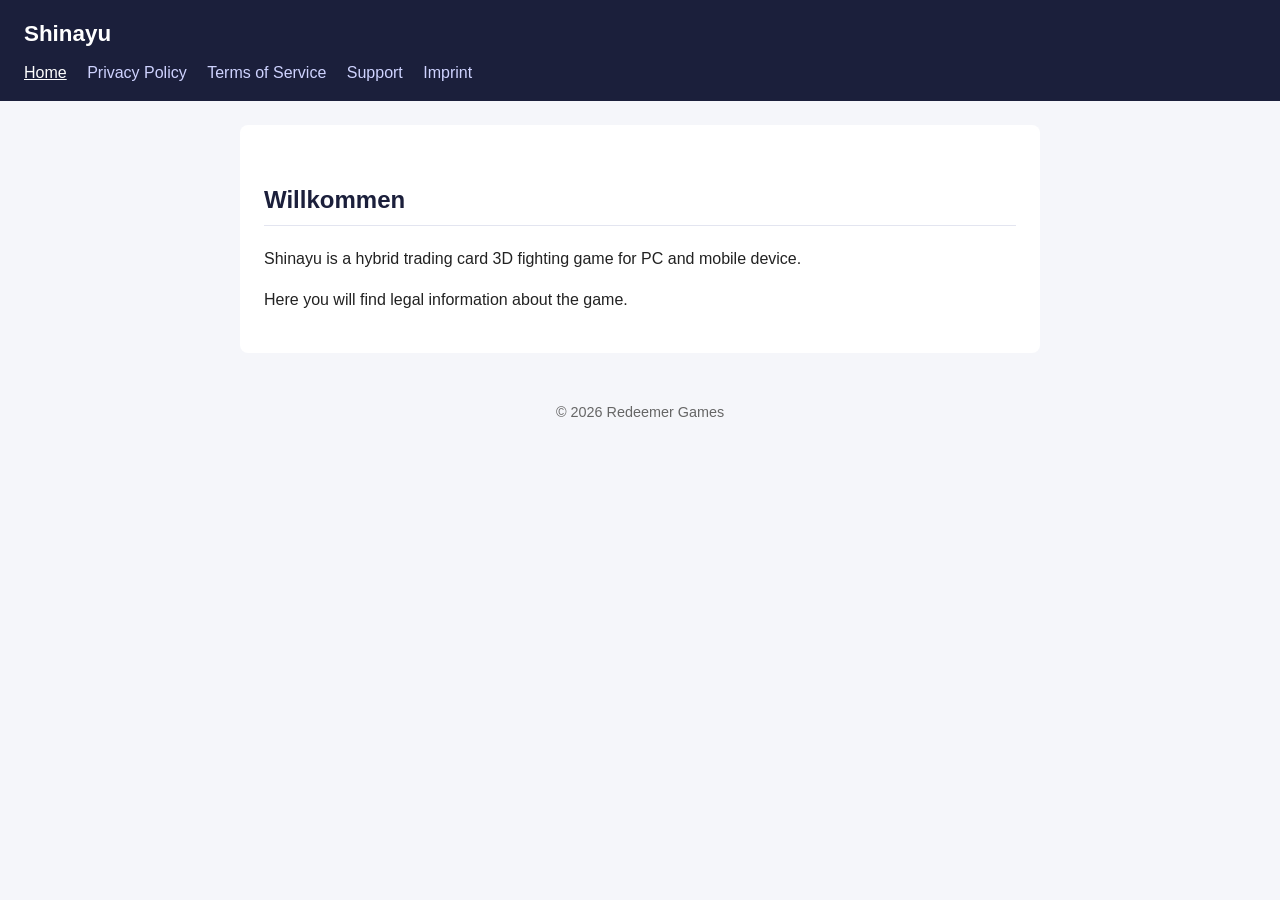
<file: index.html>
<!DOCTYPE html>
<html lang="de">
<head>
  <meta charset="UTF-8">
  <meta name="viewport" content="width=device-width, initial-scale=1">
  <title>Shinayu - Homepage</title>
  <link rel="stylesheet" href="style.css">
</head>
<body>
  <header>
    <h1>Shinayu</h1>
    <nav>
      <a href="index.html" class="active">Home</a>
      <a href="privacy-policy.html">Privacy Policy</a>
      <a href="terms.html">Terms of Service</a>
      <a href="support.html">Support</a>
      <a href="imprint.html">Imprint</a>
    </nav>
  </header>
  <main>
    <h2>Willkommen</h2>
    <p>Shinayu is a hybrid trading card 3D fighting game for PC and mobile device.</p>
    <p>Here you will find legal information about the game.</p>
  </main>
  <footer>&copy; 2026 Redeemer Games</footer>
</body>
</html>
</file>
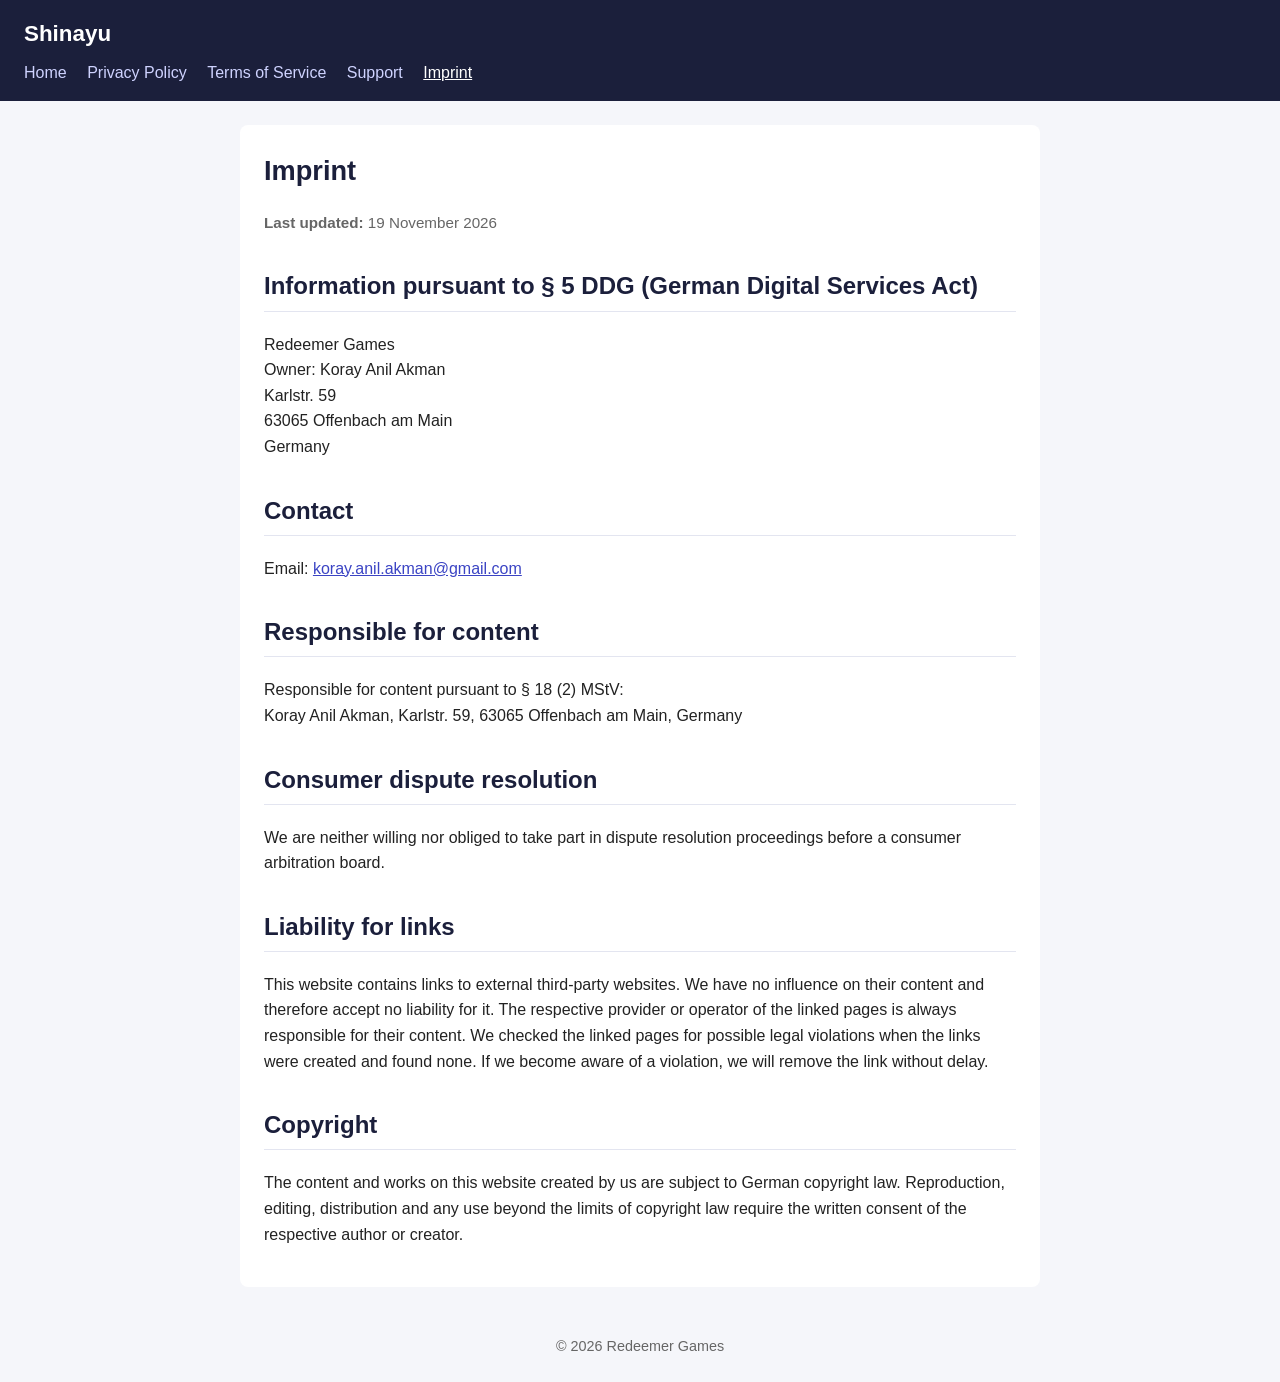
<file: imprint.html>
<!DOCTYPE html>
<html lang="en">
<head>
  <meta charset="UTF-8">
  <meta name="viewport" content="width=device-width, initial-scale=1">
  <title>Imprint – Shinayu</title>
  <link rel="stylesheet" href="style.css">
</head>
<body>
  <header>
    <h1>Shinayu</h1>
    <nav>
      <a href="index.html">Home</a>
      <a href="privacy-policy.html">Privacy Policy</a>
      <a href="terms.html">Terms of Service</a>
      <a href="support.html">Support</a>
      <a href="imprint.html" class="active">Imprint</a>
    </nav>
  </header>

  <main>
    <h1>Imprint</h1>
    <p class="updated"><strong>Last updated:</strong> 19 November 2026</p>

    <h2>Information pursuant to § 5 DDG (German Digital Services Act)</h2>
    <p>Redeemer Games<br>
    Owner: Koray Anil Akman<br>
    Karlstr. 59<br>
    63065 Offenbach am Main<br>
    Germany</p>

    <h2>Contact</h2>
    <p>Email: <a href="mailto:koray.anil.akman@gmail.com">koray.anil.akman@gmail.com</a><br>
    </p>

    <h2>Responsible for content</h2>
    <p>Responsible for content pursuant to § 18 (2) MStV:<br>
    Koray Anil Akman, Karlstr. 59, 63065 Offenbach am Main, Germany</p>

    <h2>Consumer dispute resolution</h2>
    <p>We are neither willing nor obliged to take part in dispute resolution proceedings before a consumer arbitration board.</p>

    <h2>Liability for links</h2>
    <p>This website contains links to external third-party websites. We have no influence on their content and therefore accept no liability for it. The respective provider or operator of the linked pages is always responsible for their content. We checked the linked pages for possible legal violations when the links were created and found none. If we become aware of a violation, we will remove the link without delay.</p>

    <h2>Copyright</h2>
    <p>The content and works on this website created by us are subject to German copyright law. Reproduction, editing, distribution and any use beyond the limits of copyright law require the written consent of the respective author or creator.</p>
  </main>

  <footer>&copy; 2026 Redeemer Games</footer>
</body>
</html>
</file>
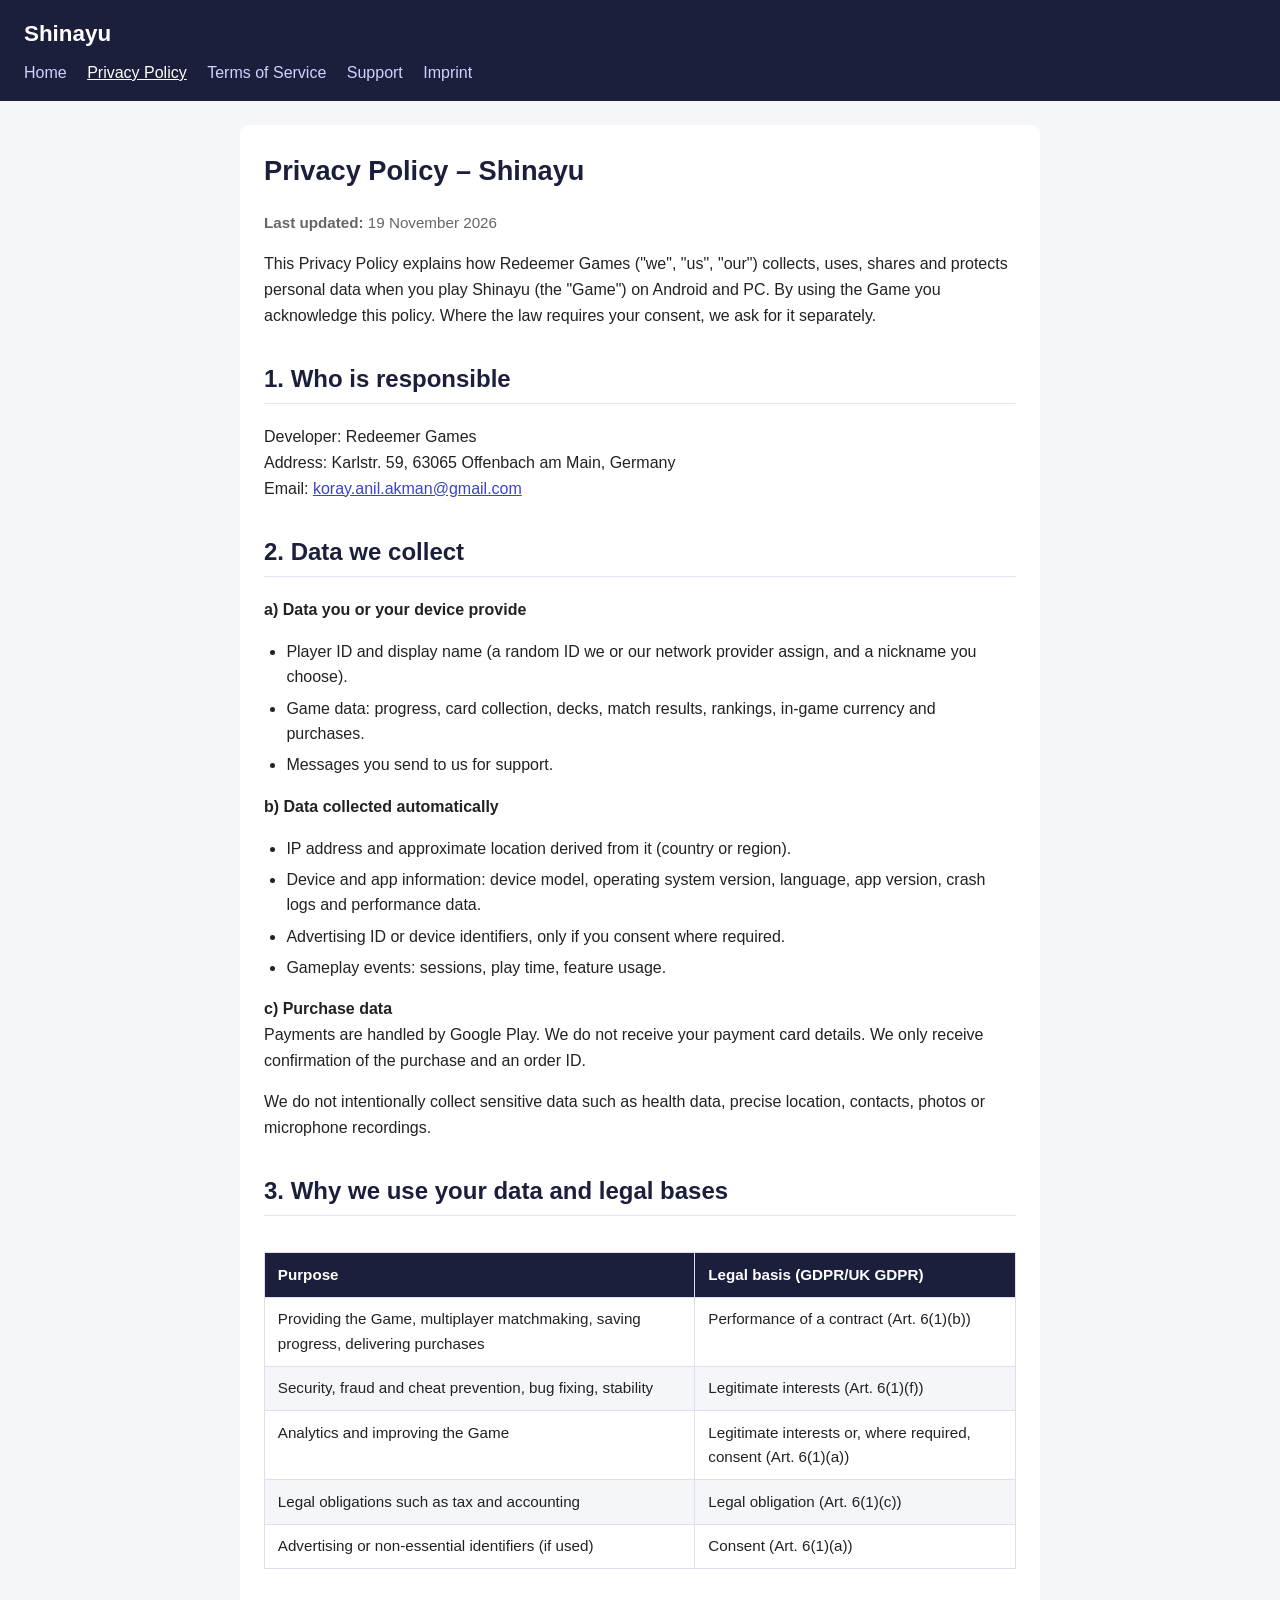
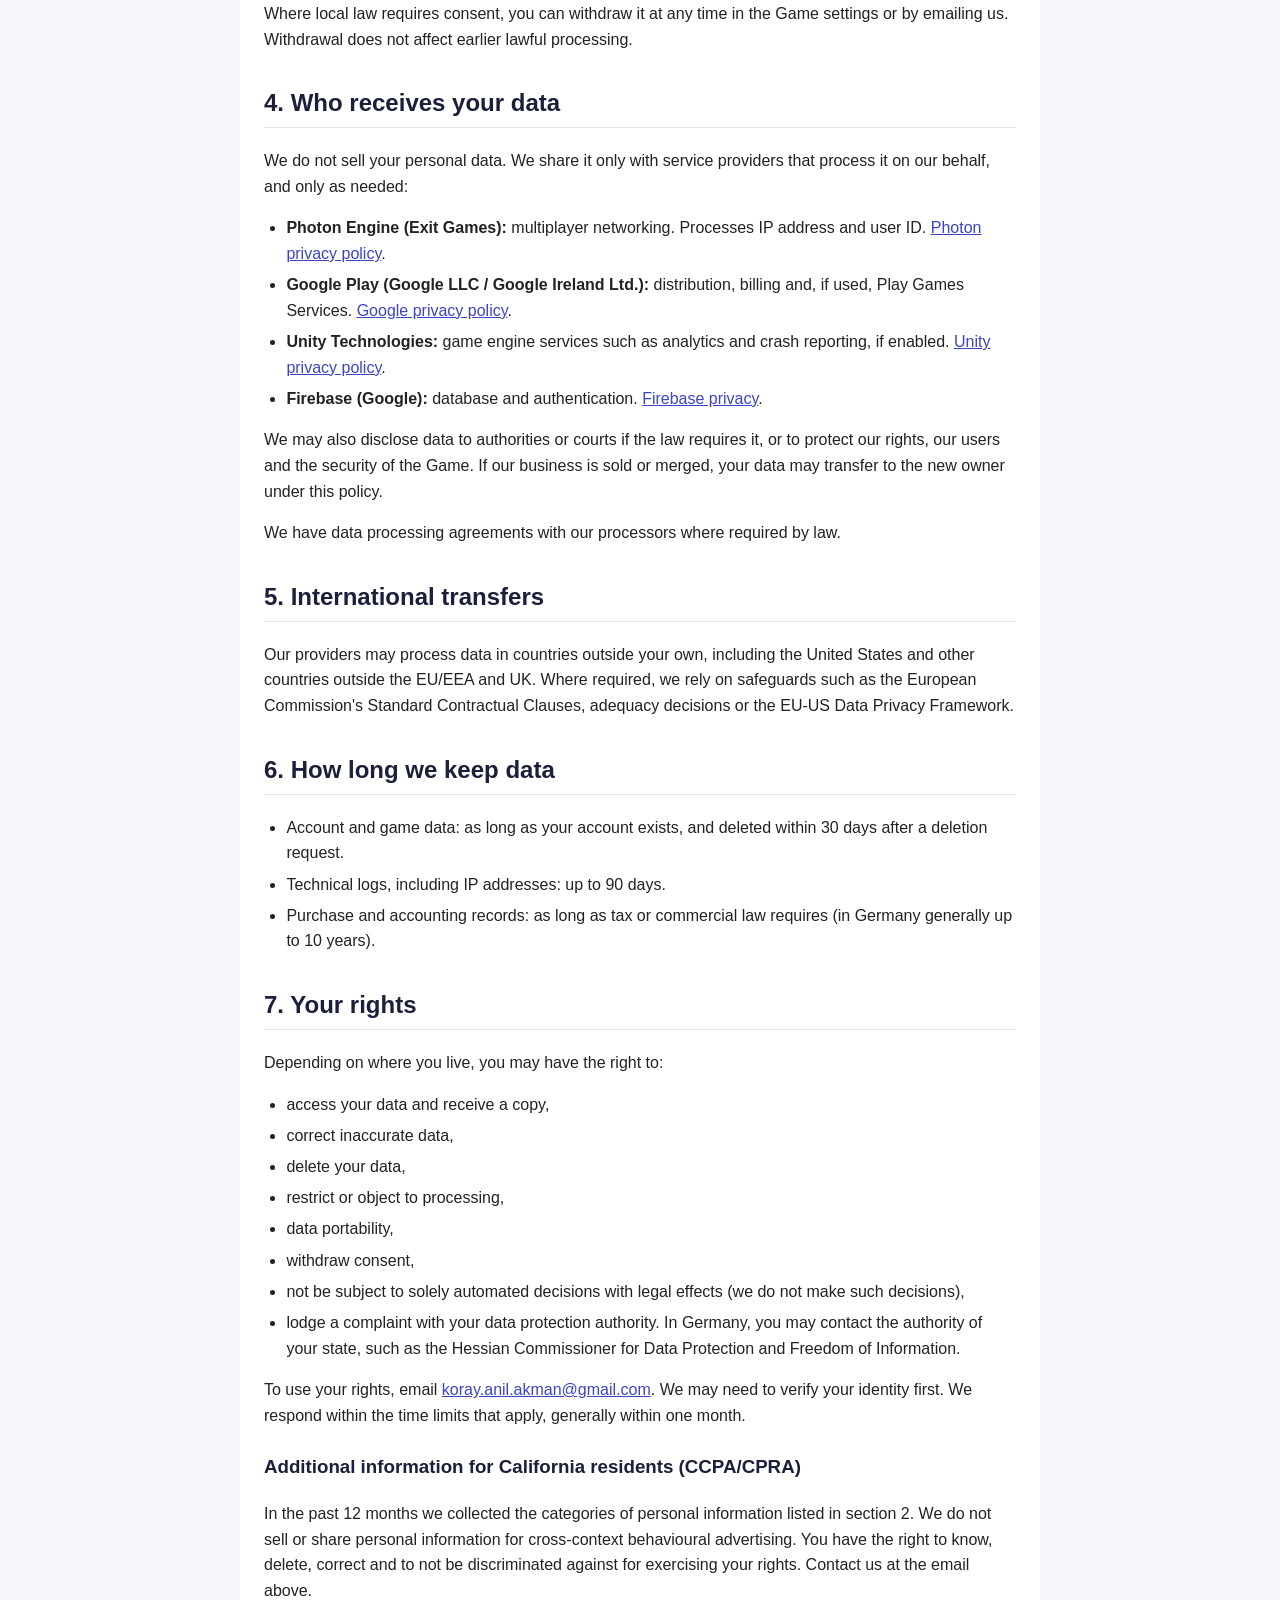
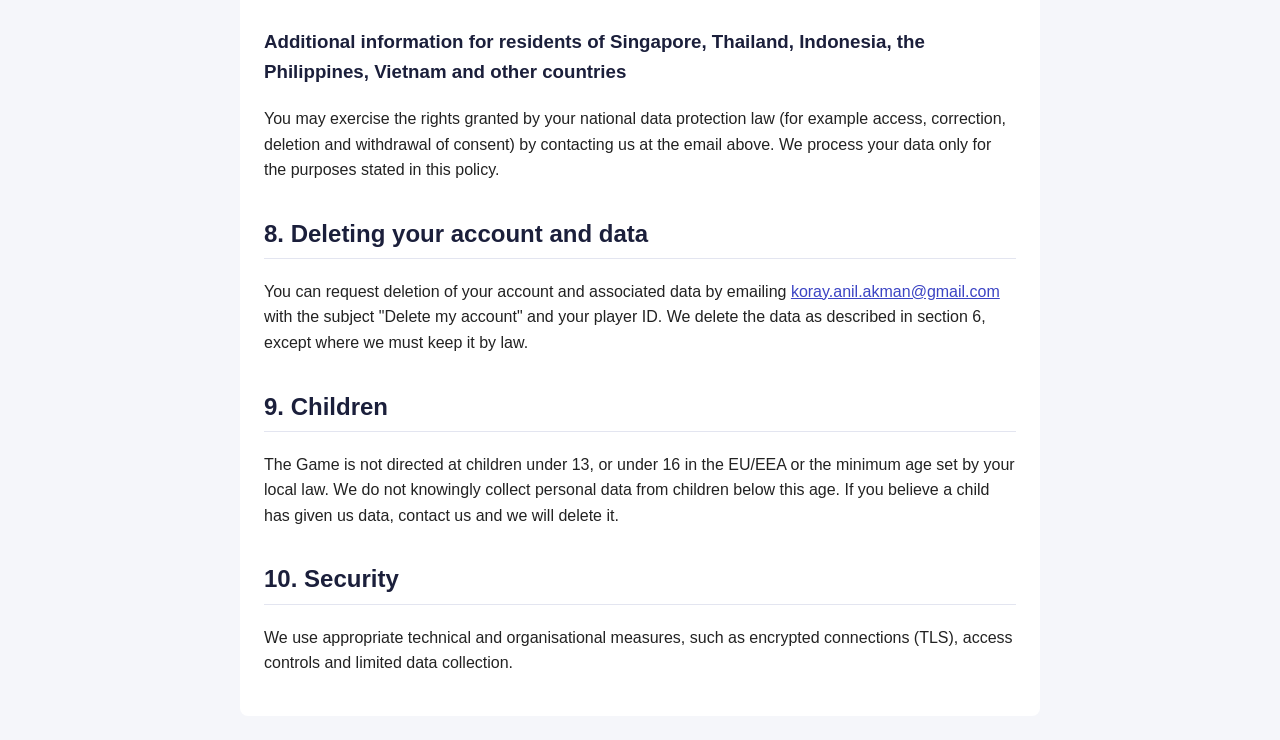
<file: privacy-policy.html>
<!DOCTYPE html>
<html lang="en">
<head>
  <meta charset="UTF-8">
  <meta name="viewport" content="width=device-width, initial-scale=1">
  <title>Privacy Policy – Shinayu</title>
  <link rel="stylesheet" href="style.css">
</head>
<body>
  <header>
    <h1>Shinayu</h1>
    <nav>
      <a href="index.html">Home</a>
      <a href="privacy-policy.html" class="active">Privacy Policy</a>
      <a href="terms.html">Terms of Service</a>
      <a href="support.html">Support</a>
      <a href="imprint.html">Imprint</a>
    </nav>
  </header>

  <main>
    <h1>Privacy Policy – Shinayu</h1>
    <p class="updated"><strong>Last updated:</strong> 19 November 2026</p>

    <p>This Privacy Policy explains how Redeemer Games ("we", "us", "our") collects, uses, shares and protects personal data when you play Shinayu (the "Game") on Android and PC. By using the Game you acknowledge this policy. Where the law requires your consent, we ask for it separately.</p>

    <h2>1. Who is responsible</h2>
    <p>Developer: Redeemer Games<br>
    Address: Karlstr. 59, 63065 Offenbach am Main, Germany<br>
    Email: <a href="mailto:koray.anil.akman@gmail.com">koray.anil.akman@gmail.com</a></p>

    <h2>2. Data we collect</h2>
    <p><strong>a) Data you or your device provide</strong></p>
    <ul>
      <li>Player ID and display name (a random ID we or our network provider assign, and a nickname you choose).</li>
      <li>Game data: progress, card collection, decks, match results, rankings, in-game currency and purchases.</li>
      <li>Messages you send to us for support.</li>
    </ul>
    <p><strong>b) Data collected automatically</strong></p>
    <ul>
      <li>IP address and approximate location derived from it (country or region).</li>
      <li>Device and app information: device model, operating system version, language, app version, crash logs and performance data.</li>
      <li>Advertising ID or device identifiers, only if you consent where required.</li>
      <li>Gameplay events: sessions, play time, feature usage.</li>
    </ul>
    <p><strong>c) Purchase data</strong><br>
    Payments are handled by Google Play. We do not receive your payment card details. We only receive confirmation of the purchase and an order ID.</p>
    <p>We do not intentionally collect sensitive data such as health data, precise location, contacts, photos or microphone recordings.</p>

    <h2>3. Why we use your data and legal bases</h2>
    <div class="table-wrap">
    <table>
      <thead>
        <tr><th>Purpose</th><th>Legal basis (GDPR/UK GDPR)</th></tr>
      </thead>
      <tbody>
        <tr><td>Providing the Game, multiplayer matchmaking, saving progress, delivering purchases</td><td>Performance of a contract (Art. 6(1)(b))</td></tr>
        <tr><td>Security, fraud and cheat prevention, bug fixing, stability</td><td>Legitimate interests (Art. 6(1)(f))</td></tr>
        <tr><td>Analytics and improving the Game</td><td>Legitimate interests or, where required, consent (Art. 6(1)(a))</td></tr>
        <tr><td>Legal obligations such as tax and accounting</td><td>Legal obligation (Art. 6(1)(c))</td></tr>
        <tr><td>Advertising or non-essential identifiers (if used)</td><td>Consent (Art. 6(1)(a))</td></tr>
      </tbody>
    </table>
    </div>
    <p>Where local law requires consent, you can withdraw it at any time in the Game settings or by emailing us. Withdrawal does not affect earlier lawful processing.</p>

    <h2>4. Who receives your data</h2>
    <p>We do not sell your personal data. We share it only with service providers that process it on our behalf, and only as needed:</p>
    <ul>
      <li><strong>Photon Engine (Exit Games):</strong> multiplayer networking. Processes IP address and user ID. <a href="https://www.photonengine.com/terms/privacyandcookiepolicy">Photon privacy policy</a>.</li>
      <li><strong>Google Play (Google LLC / Google Ireland Ltd.):</strong> distribution, billing and, if used, Play Games Services. <a href="https://policies.google.com/privacy">Google privacy policy</a>.</li>
      <li><strong>Unity Technologies:</strong> game engine services such as analytics and crash reporting, if enabled. <a href="https://unity.com/legal/privacy-policy">Unity privacy policy</a>.</li>
      <li><strong>Firebase (Google):</strong> database and authentication. <a href="https://firebase.google.com/support/privacy">Firebase privacy</a>.</li>
    </ul>
    <p>We may also disclose data to authorities or courts if the law requires it, or to protect our rights, our users and the security of the Game. If our business is sold or merged, your data may transfer to the new owner under this policy.</p>
    <p>We have data processing agreements with our processors where required by law.</p>

    <h2>5. International transfers</h2>
    <p>Our providers may process data in countries outside your own, including the United States and other countries outside the EU/EEA and UK. Where required, we rely on safeguards such as the European Commission's Standard Contractual Clauses, adequacy decisions or the EU-US Data Privacy Framework.</p>

    <h2>6. How long we keep data</h2>
    <ul>
      <li>Account and game data: as long as your account exists, and deleted within 30 days after a deletion request.</li>
      <li>Technical logs, including IP addresses: up to 90 days.</li>
      <li>Purchase and accounting records: as long as tax or commercial law requires (in Germany generally up to 10 years).</li>
    </ul>

    <h2>7. Your rights</h2>
    <p>Depending on where you live, you may have the right to:</p>
    <ul>
      <li>access your data and receive a copy,</li>
      <li>correct inaccurate data,</li>
      <li>delete your data,</li>
      <li>restrict or object to processing,</li>
      <li>data portability,</li>
      <li>withdraw consent,</li>
      <li>not be subject to solely automated decisions with legal effects (we do not make such decisions),</li>
      <li>lodge a complaint with your data protection authority. In Germany, you may contact the authority of your state, such as the Hessian Commissioner for Data Protection and Freedom of Information.</li>
    </ul>
    <p>To use your rights, email <a href="mailto:koray.anil.akman@gmail.com">koray.anil.akman@gmail.com</a>. We may need to verify your identity first. We respond within the time limits that apply, generally within one month.</p>

    <h3>Additional information for California residents (CCPA/CPRA)</h3>
    <p>In the past 12 months we collected the categories of personal information listed in section 2. We do not sell or share personal information for cross-context behavioural advertising. You have the right to know, delete, correct and to not be discriminated against for exercising your rights. Contact us at the email above.</p>

    <h3>Additional information for residents of Singapore, Thailand, Indonesia, the Philippines, Vietnam and other countries</h3>
    <p>You may exercise the rights granted by your national data protection law (for example access, correction, deletion and withdrawal of consent) by contacting us at the email above. We process your data only for the purposes stated in this policy.</p>

    <h2>8. Deleting your account and data</h2>
    <p>You can request deletion of your account and associated data by emailing <a href="mailto:koray.anil.akman@gmail.com">koray.anil.akman@gmail.com</a> with the subject "Delete my account" and your player ID. We delete the data as described in section 6, except where we must keep it by law.</p>

    <h2>9. Children</h2>
    <p>The Game is not directed at children under 13, or under 16 in the EU/EEA or the minimum age set by your local law. We do not knowingly collect personal data from children below this age. If you believe a child has given us data, contact us and we will delete it.</p>

    <h2>10. Security</h2>
    <p>We use appropriate technical and organisational measures, such as encrypted connections (TLS), access controls and limited data collection.
</file>
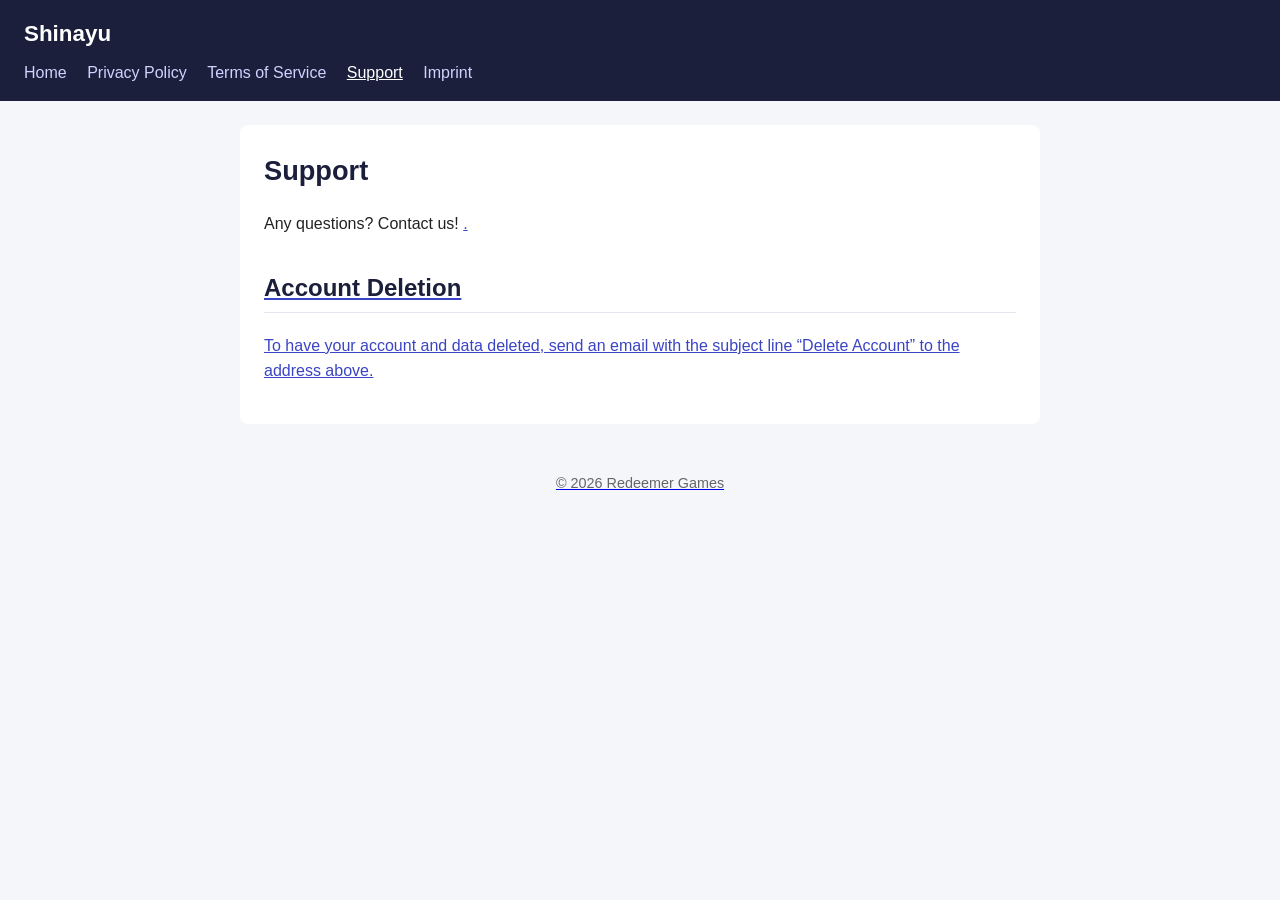
<file: support.html>
<!DOCTYPE html>
<html lang="de">
<head>
  <meta charset="UTF-8">
  <meta name="viewport" content="width=device-width, initial-scale=1">
  <title>Support – Shinayu</title>
  <link rel="stylesheet" href="style.css">
</head>
<body>
  <header>
    <h1>Shinayu</h1>
    <nav>
      <a href="index.html">Home</a>
      <a href="privacy-policy.html">Privacy Policy</a>
      <a href="terms.html">Terms of Service</a>
      <a href="support.html" class="active">Support</a>
      <a href="imprint.html">Imprint</a>
    </nav>
  </header>
  <main>
    <h1>Support</h1>
    <p>Any questions? Contact us!
       <a href="mailto:koray.anil.akman@gmail.com"</a>.</p>
    <h2>Account Deletion</h2>
    <p>To have your account and data deleted, send an email
       with the subject line “Delete Account” to the address above.</p>
  </main>
  <footer>&copy; 2026 Redeemer Games</footer>
</body>
</html>
</file>
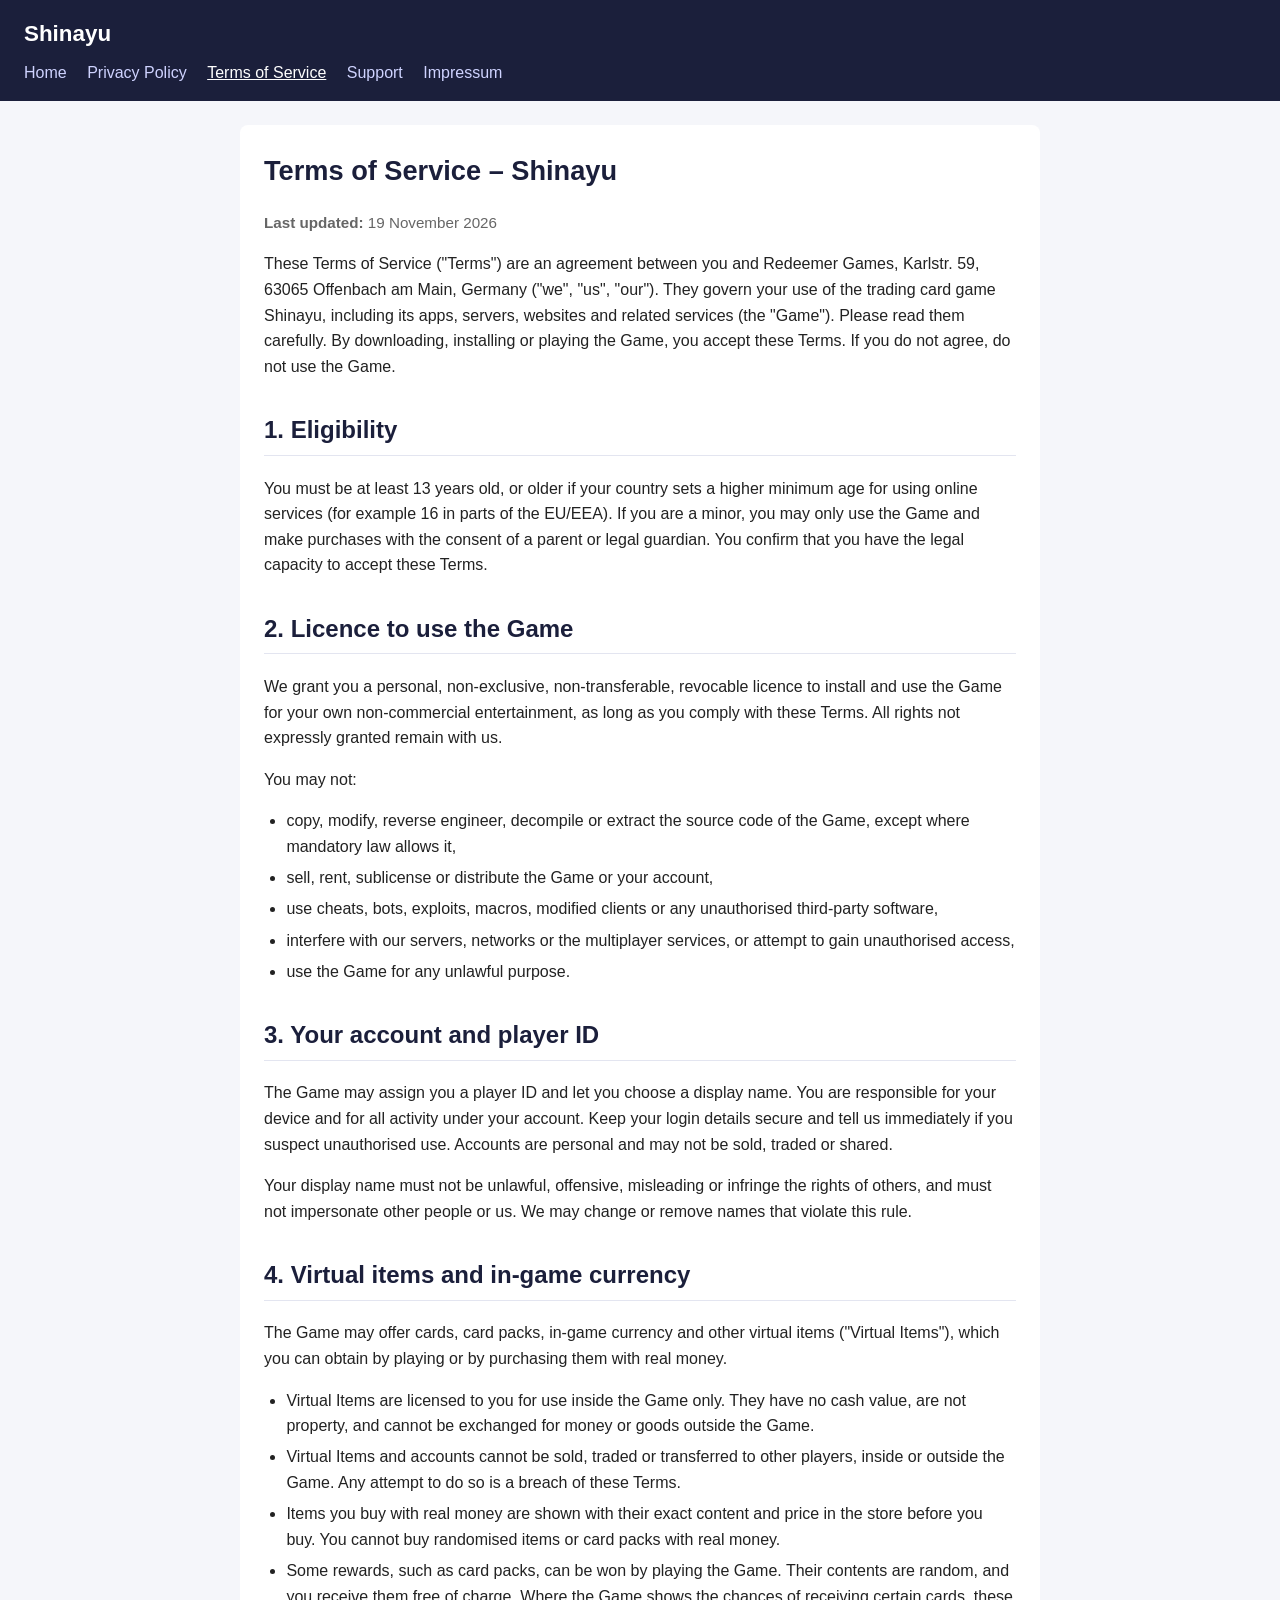
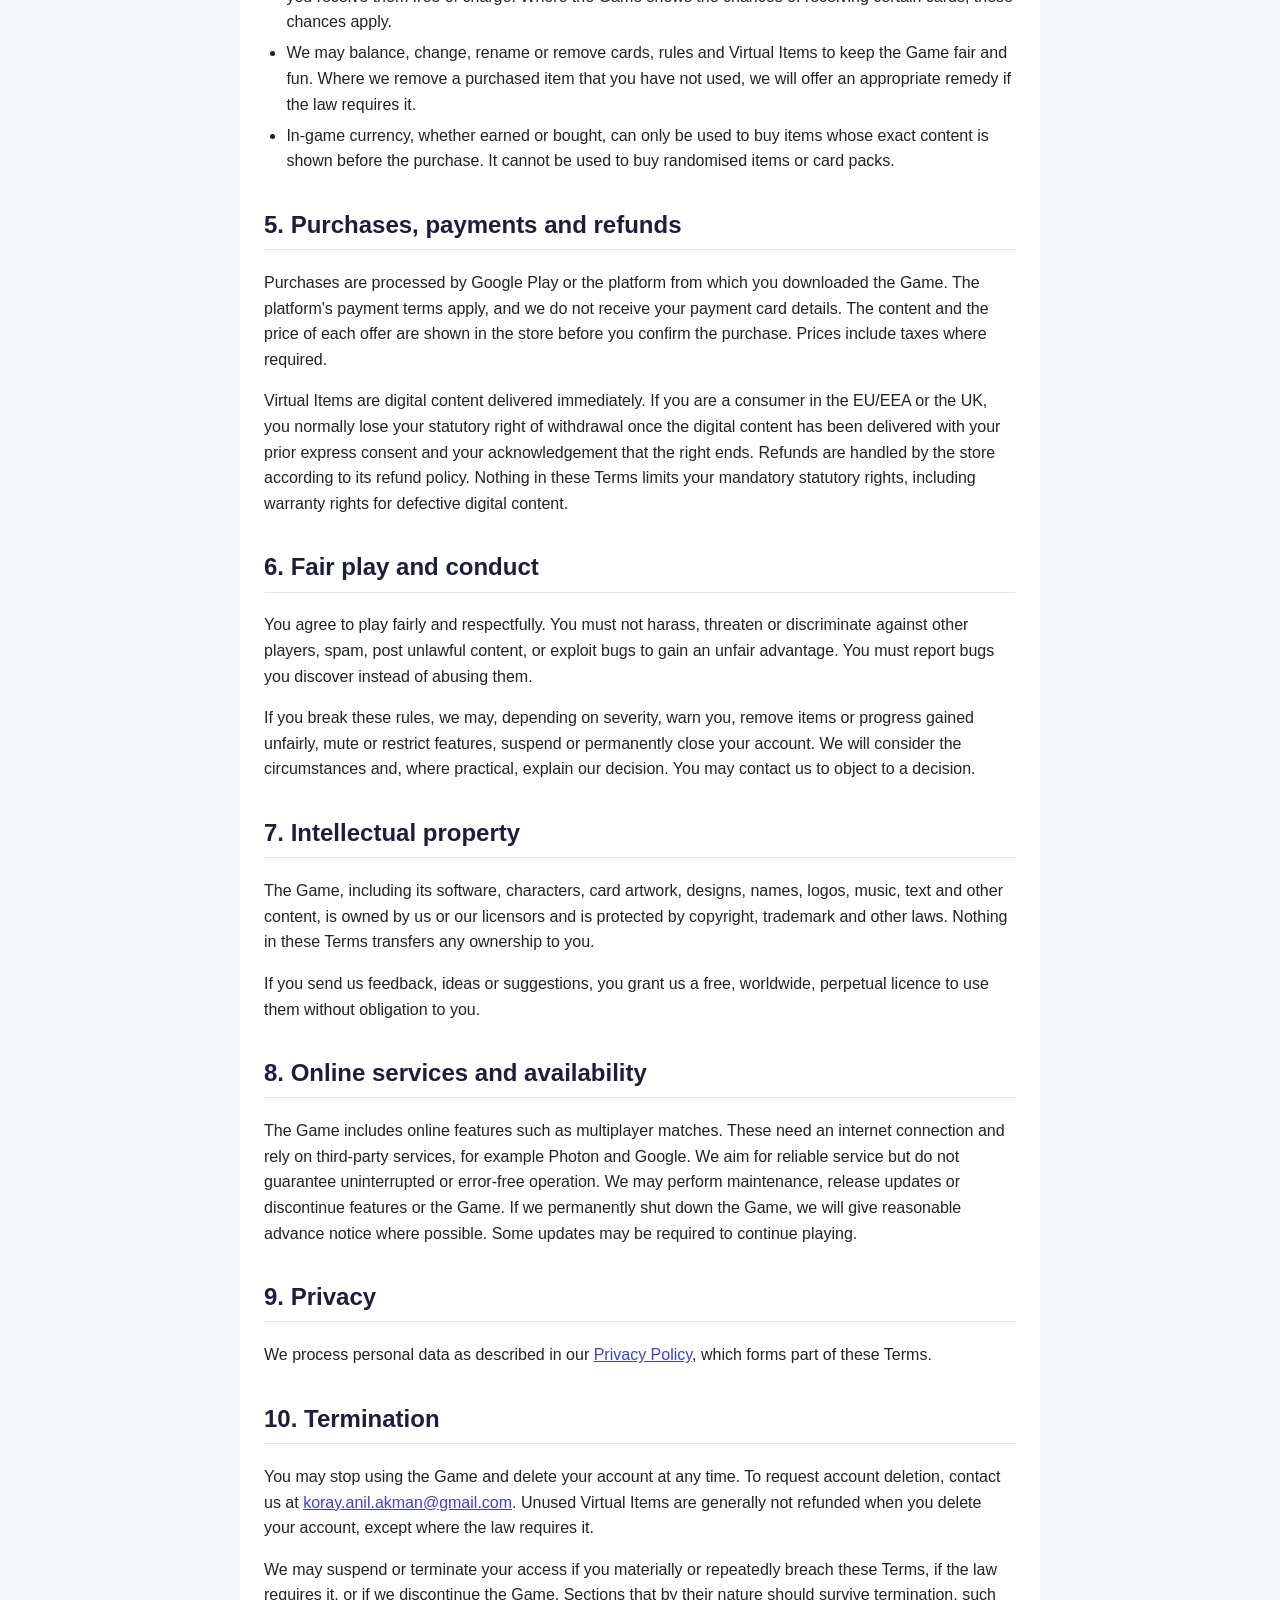
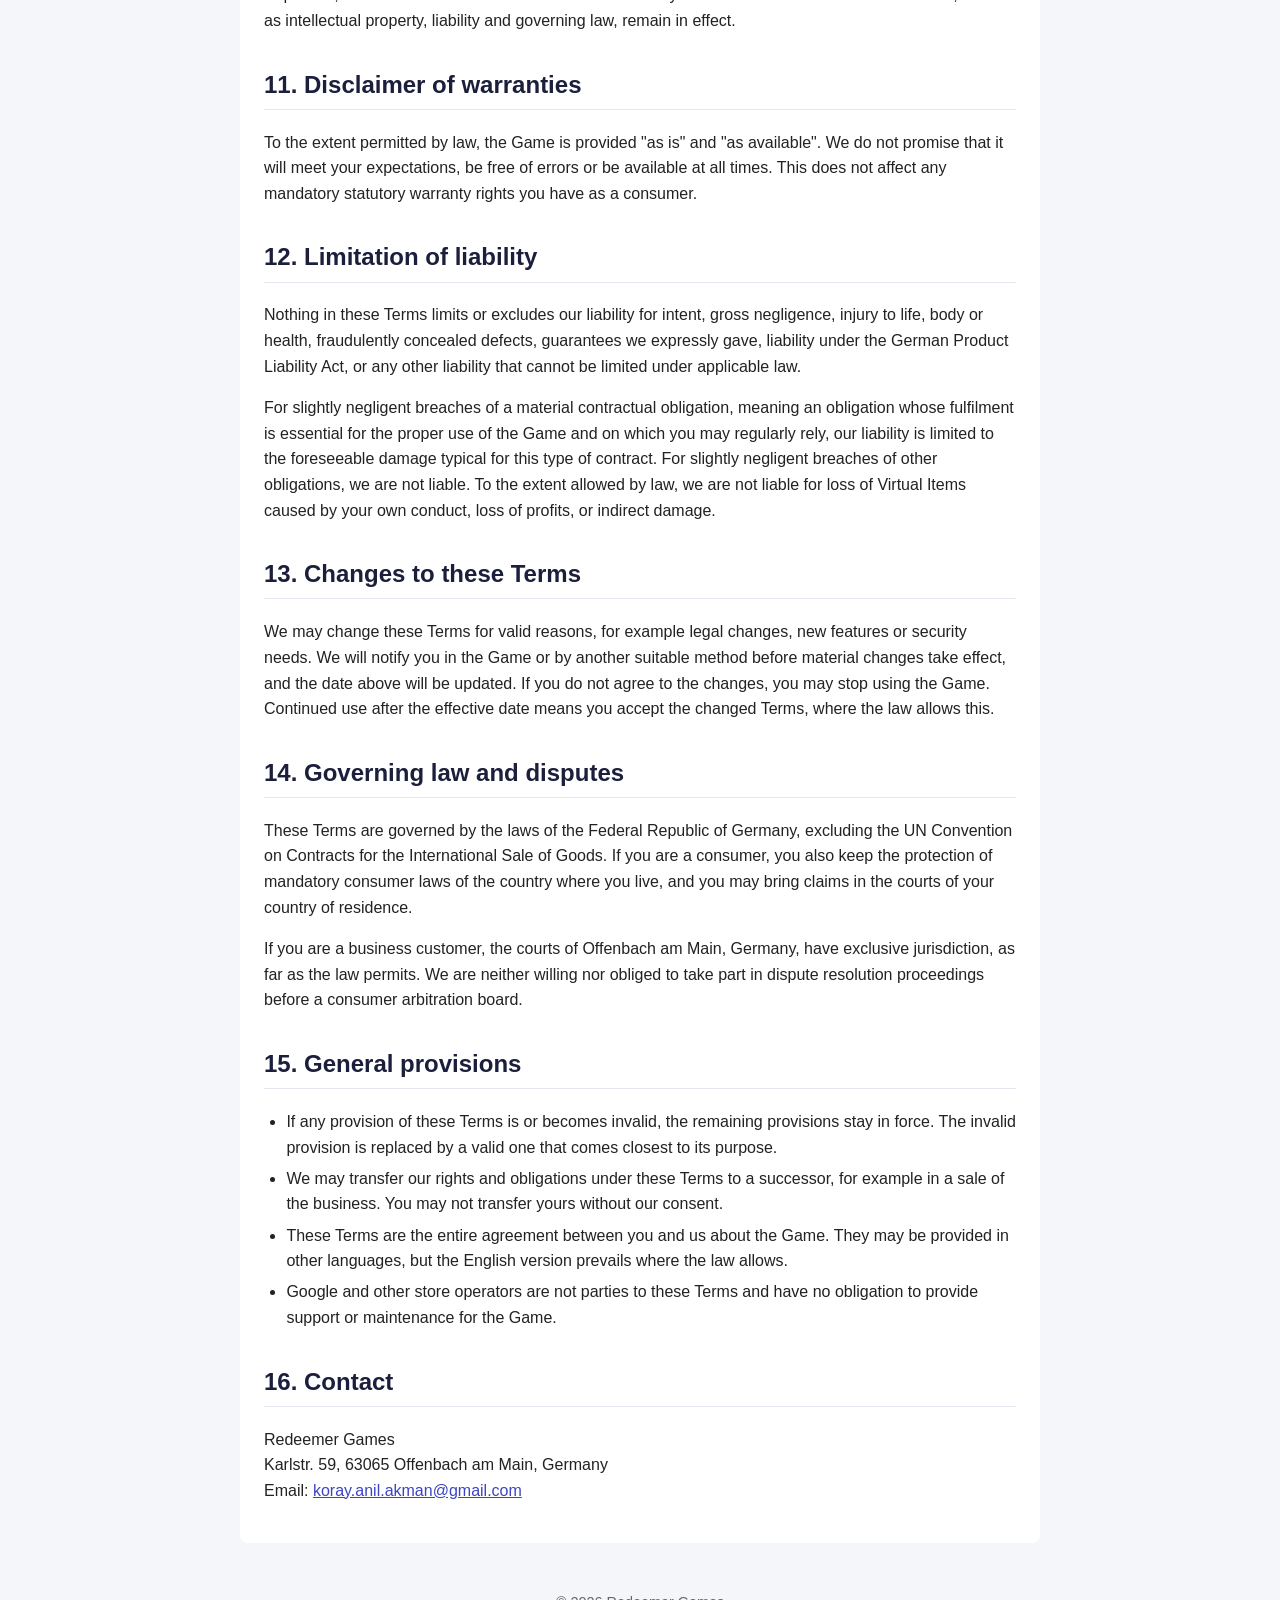
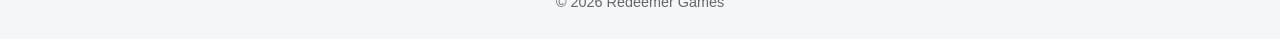
<file: terms.html>
<!DOCTYPE html>
<html lang="en">
<head>
  <meta charset="UTF-8">
  <meta name="viewport" content="width=device-width, initial-scale=1">
  <title>Terms of Service – Shinayu</title>
  <link rel="stylesheet" href="style.css">
</head>
<body>
  <header>
    <h1>Shinayu</h1>
    <nav>
      <a href="index.html">Home</a>
      <a href="privacy-policy.html">Privacy Policy</a>
      <a href="terms.html" class="active">Terms of Service</a>
      <a href="support.html">Support</a>
      <a href="imprint.html">Impressum</a>
    </nav>
  </header>

  <main>
    <h1>Terms of Service – Shinayu</h1>
    <p class="updated"><strong>Last updated:</strong> 19 November 2026</p>

    <p>These Terms of Service ("Terms") are an agreement between you and Redeemer Games, Karlstr. 59, 63065 Offenbach am Main, Germany ("we", "us", "our"). They govern your use of the trading card game Shinayu, including its apps, servers, websites and related services (the "Game"). Please read them carefully. By downloading, installing or playing the Game, you accept these Terms. If you do not agree, do not use the Game.</p>

    <h2>1. Eligibility</h2>
    <p>You must be at least 13 years old, or older if your country sets a higher minimum age for using online services (for example 16 in parts of the EU/EEA). If you are a minor, you may only use the Game and make purchases with the consent of a parent or legal guardian. You confirm that you have the legal capacity to accept these Terms.</p>

    <h2>2. Licence to use the Game</h2>
    <p>We grant you a personal, non-exclusive, non-transferable, revocable licence to install and use the Game for your own non-commercial entertainment, as long as you comply with these Terms. All rights not expressly granted remain with us.</p>
    <p>You may not:</p>
    <ul>
      <li>copy, modify, reverse engineer, decompile or extract the source code of the Game, except where mandatory law allows it,</li>
      <li>sell, rent, sublicense or distribute the Game or your account,</li>
      <li>use cheats, bots, exploits, macros, modified clients or any unauthorised third-party software,</li>
      <li>interfere with our servers, networks or the multiplayer services, or attempt to gain unauthorised access,</li>
      <li>use the Game for any unlawful purpose.</li>
    </ul>

    <h2>3. Your account and player ID</h2>
    <p>The Game may assign you a player ID and let you choose a display name. You are responsible for your device and for all activity under your account. Keep your login details secure and tell us immediately if you suspect unauthorised use. Accounts are personal and may not be sold, traded or shared.</p>
    <p>Your display name must not be unlawful, offensive, misleading or infringe the rights of others, and must not impersonate other people or us. We may change or remove names that violate this rule.</p>

    <h2>4. Virtual items and in-game currency</h2>
    <p>The Game may offer cards, card packs, in-game currency and other virtual items ("Virtual Items"), which you can obtain by playing or by purchasing them with real money.</p>
    <ul>
      <li>Virtual Items are licensed to you for use inside the Game only. They have no cash value, are not property, and cannot be exchanged for money or goods outside the Game.</li>
      <li>Virtual Items and accounts cannot be sold, traded or transferred to other players, inside or outside the Game. Any attempt to do so is a breach of these Terms.</li>
      <li>Items you buy with real money are shown with their exact content and price in the store before you buy. You cannot buy randomised items or card packs with real money.</li>
      <li>Some rewards, such as card packs, can be won by playing the Game. Their contents are random, and you receive them free of charge. Where the Game shows the chances of receiving certain cards, these chances apply.</li>
      <li>We may balance, change, rename or remove cards, rules and Virtual Items to keep the Game fair and fun. Where we remove a purchased item that you have not used, we will offer an appropriate remedy if the law requires it.</li>
      <li>In-game currency, whether earned or bought, can only be used to buy items whose exact content is shown before the purchase. It cannot be used to buy randomised items or card packs.</li>
    </ul>

    <h2>5. Purchases, payments and refunds</h2>
    <p>Purchases are processed by Google Play or the platform from which you downloaded the Game. The platform's payment terms apply, and we do not receive your payment card details. The content and the price of each offer are shown in the store before you confirm the purchase. Prices include taxes where required.</p>
    <p>Virtual Items are digital content delivered immediately. If you are a consumer in the EU/EEA or the UK, you normally lose your statutory right of withdrawal once the digital content has been delivered with your prior express consent and your acknowledgement that the right ends. Refunds are handled by the store according to its refund policy. Nothing in these Terms limits your mandatory statutory rights, including warranty rights for defective digital content.</p>

    <h2>6. Fair play and conduct</h2>
    <p>You agree to play fairly and respectfully. You must not harass, threaten or discriminate against other players, spam, post unlawful content, or exploit bugs to gain an unfair advantage. You must report bugs you discover instead of abusing them.</p>
    <p>If you break these rules, we may, depending on severity, warn you, remove items or progress gained unfairly, mute or restrict features, suspend or permanently close your account. We will consider the circumstances and, where practical, explain our decision. You may contact us to object to a decision.</p>

    <h2>7. Intellectual property</h2>
    <p>The Game, including its software, characters, card artwork, designs, names, logos, music, text and other content, is owned by us or our licensors and is protected by copyright, trademark and other laws. Nothing in these Terms transfers any ownership to you.</p>
    <p>If you send us feedback, ideas or suggestions, you grant us a free, worldwide, perpetual licence to use them without obligation to you.</p>

    <h2>8. Online services and availability</h2>
    <p>The Game includes online features such as multiplayer matches. These need an internet connection and rely on third-party services, for example Photon and Google. We aim for reliable service but do not guarantee uninterrupted or error-free operation. We may perform maintenance, release updates or discontinue features or the Game. If we permanently shut down the Game, we will give reasonable advance notice where possible. Some updates may be required to continue playing.</p>

    <h2>9. Privacy</h2>
    <p>We process personal data as described in our <a href="privacy-policy.html">Privacy Policy</a>, which forms part of these Terms.</p>

    <h2>10. Termination</h2>
    <p>You may stop using the Game and delete your account at any time. To request account deletion, contact us at <a href="mailto:koray.anil.akman@gmail.com">koray.anil.akman@gmail.com</a>. Unused Virtual Items are generally not refunded when you delete your account, except where the law requires it.</p>
    <p>We may suspend or terminate your access if you materially or repeatedly breach these Terms, if the law requires it, or if we discontinue the Game. Sections that by their nature should survive termination, such as intellectual property, liability and governing law, remain in effect.</p>

    <h2>11. Disclaimer of warranties</h2>
    <p>To the extent permitted by law, the Game is provided "as is" and "as available". We do not promise that it will meet your expectations, be free of errors or be available at all times. This does not affect any mandatory statutory warranty rights you have as a consumer.</p>

    <h2>12. Limitation of liability</h2>
    <p>Nothing in these Terms limits or excludes our liability for intent, gross negligence, injury to life, body or health, fraudulently concealed defects, guarantees we expressly gave, liability under the German Product Liability Act, or any other liability that cannot be limited under applicable law.</p>
    <p>For slightly negligent breaches of a material contractual obligation, meaning an obligation whose fulfilment is essential for the proper use of the Game and on which you may regularly rely, our liability is limited to the foreseeable damage typical for this type of contract. For slightly negligent breaches of other obligations, we are not liable. To the extent allowed by law, we are not liable for loss of Virtual Items caused by your own conduct, loss of profits, or indirect damage.</p>

    <h2>13. Changes to these Terms</h2>
    <p>We may change these Terms for valid reasons, for example legal changes, new features or security needs. We will notify you in the Game or by another suitable method before material changes take effect, and the date above will be updated. If you do not agree to the changes, you may stop using the Game. Continued use after the effective date means you accept the changed Terms, where the law allows this.</p>

    <h2>14. Governing law and disputes</h2>
    <p>These Terms are governed by the laws of the Federal Republic of Germany, excluding the UN Convention on Contracts for the International Sale of Goods. If you are a consumer, you also keep the protection of mandatory consumer laws of the country where you live, and you may bring claims in the courts of your country of residence.</p>
    <p>If you are a business customer, the courts of Offenbach am Main, Germany, have exclusive jurisdiction, as far as the law permits. We are neither willing nor obliged to take part in dispute resolution proceedings before a consumer arbitration board.</p>

    <h2>15. General provisions</h2>
    <ul>
      <li>If any provision of these Terms is or becomes invalid, the remaining provisions stay in force. The invalid provision is replaced by a valid one that comes closest to its purpose.</li>
      <li>We may transfer our rights and obligations under these Terms to a successor, for example in a sale of the business. You may not transfer yours without our consent.</li>
      <li>These Terms are the entire agreement between you and us about the Game. They may be provided in other languages, but the English version prevails where the law allows.</li>
      <li>Google and other store operators are not parties to these Terms and have no obligation to provide support or maintenance for the Game.</li>
    </ul>

    <h2>16. Contact</h2>
    <p>Redeemer Games<br>
    Karlstr. 59, 63065 Offenbach am Main, Germany<br>
    Email: <a href="mailto:koray.anil.akman@gmail.com">koray.anil.akman@gmail.com</a></p>
  </main>

  <footer>&copy; 2026 Redeemer Games</footer>
</body>
</html>
</file>
<file: style.css>
* { box-sizing: border-box; }
body {
  margin: 0;
  font-family: -apple-system, "Segoe UI", Roboto, Arial, sans-serif;
  line-height: 1.6;
  color: #222;
  background: #f5f6fa;
}
header { background: #1b1f3b; color: #fff; padding: 1rem 1.5rem; }
header h1 { margin: 0 0 .5rem; font-size: 1.4rem; }
nav a {
  color: #cfd3ff;
  text-decoration: none;
  margin-right: 1rem;
  font-weight: 500;
}
nav a:hover, nav a.active { color: #fff; text-decoration: underline; }
main {
  max-width: 800px;
  margin: 1.5rem auto;
  padding: 1.5rem;
  background: #fff;
  border-radius: 8px;
}
h2 { margin-top: 2rem; }
footer { text-align: center; padding: 1.5rem; font-size: .9rem; color: #666; }

main h1 { margin-top: 0; font-size: 1.7rem; color: #1b1f3b; }
main h2 { color: #1b1f3b; border-bottom: 1px solid #e3e5f0; padding-bottom: .3rem; }
main h3 { margin-top: 1.5rem; color: #1b1f3b; }
main a { color: #3b44c4; }
main a:hover { color: #1b1f3b; }
main ul { padding-left: 1.4rem; }
main li { margin-bottom: .35rem; }

.table-wrap { overflow-x: auto; }
main table { width: 100%; border-collapse: collapse; margin: 1rem 0; font-size: .95rem; }
main th, main td { border: 1px solid #dcdff0; padding: .6rem .8rem; text-align: left; vertical-align: top; }
main th { background: #1b1f3b; color: #fff; }
main tr:nth-child(even) td { background: #f5f6fa; }

.updated { color: #666; font-size: .95rem; }

@media (max-width: 600px) {
  main { margin: 1rem .5rem; padding: 1rem; }
  nav a { display: inline-block; margin-bottom: .3rem; }
}
</file>
